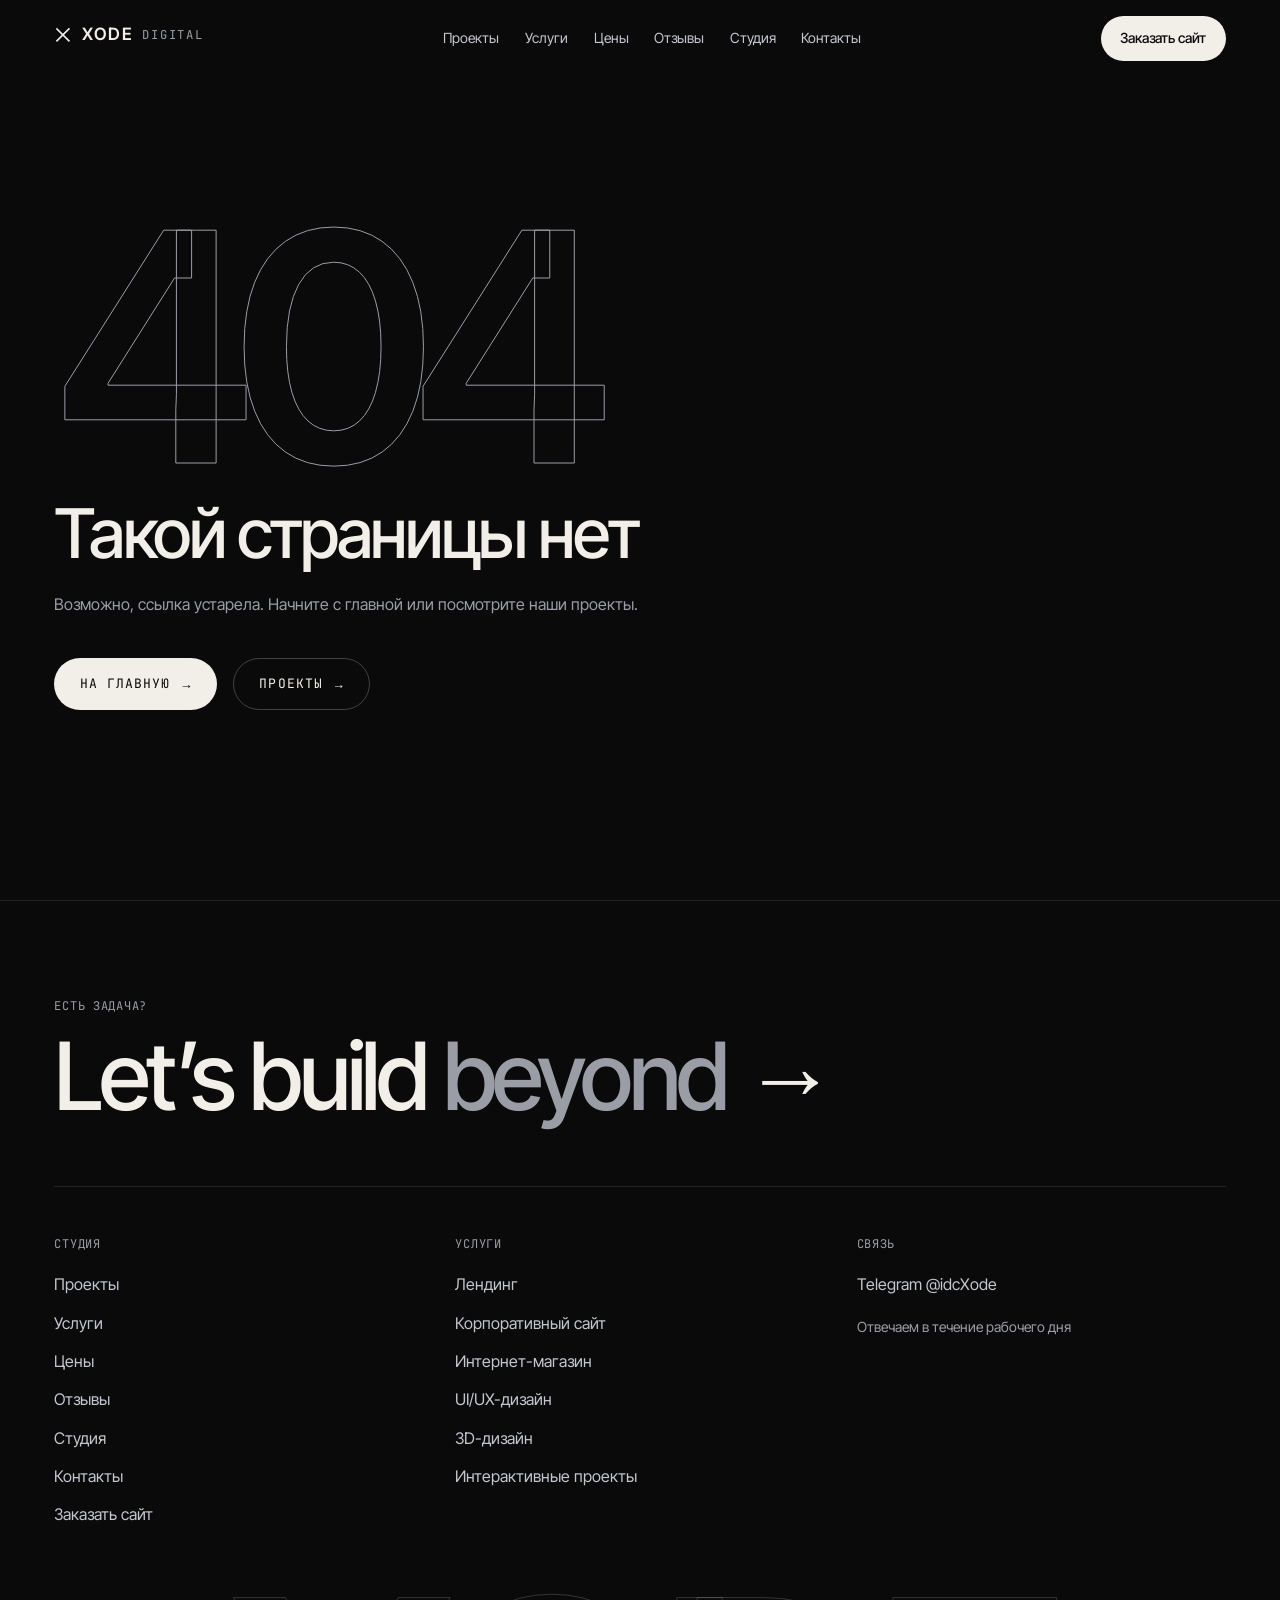
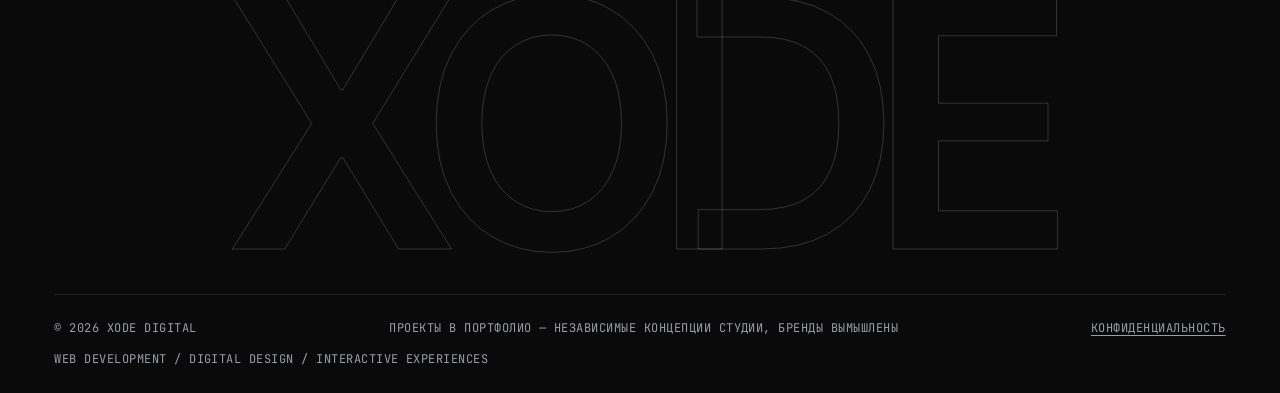
<file: САЙТ ДЛЯ GITHUB/index.html>
<!doctype html>
<html lang="ru">
  <head>
    <meta http-equiv="Content-Security-Policy" content="default-src &#39;self&#39;; script-src &#39;self&#39;; style-src &#39;self&#39; &#39;unsafe-inline&#39;; img-src &#39;self&#39; data:; font-src &#39;self&#39; data:; connect-src &#39;self&#39;; object-src &#39;none&#39;; base-uri &#39;self&#39;; form-action &#39;self&#39;">

    <meta charset="UTF-8" />
    <meta name="viewport" content="width=device-width, initial-scale=1.0, viewport-fit=cover" />
    <meta name="theme-color" content="#0A0A0B" />
    <meta
      name="description"
      content="XODE DIGITAL — веб-студия: разработка сайтов, digital-дизайн и интерактивные проекты с кинематографичной анимацией."
    />
    <meta property="og:type" content="website" />
    <meta property="og:site_name" content="XODE DIGITAL" />
    <meta property="og:title" content="XODE DIGITAL — Digital experiences, built beyond expectations" />
    <meta
      property="og:description"
      content="Сайты, интерфейсы и интерактивные проекты премиального уровня."
    />
    <link rel="icon" type="image/svg+xml" href="./favicon.svg" />
    <title>XODE DIGITAL</title>
    <script type="module" crossorigin src="./assets/index-FZhd8Trk.js"></script>
    <link rel="stylesheet" crossorigin href="./assets/index-USxlET9E.css">
    <meta name="referrer" content="strict-origin-when-cross-origin">
  </head>
  <body>
    <div id="root"></div>
  </body>
</html>
</file>
<file: САЙТ ДЛЯ GITHUB/assets/index-USxlET9E.css>
@font-face{font-family:Inter Tight Variable;font-style:normal;font-display:swap;font-weight:100 900;src:url(./inter-tight-cyrillic-ext-wght-normal-okcGN4Nq.woff2)format("woff2-variations");unicode-range:U+460-52F,U+1C80-1C8A,U+20B4,U+2DE0-2DFF,U+A640-A69F,U+FE2E-FE2F}@font-face{font-family:Inter Tight Variable;font-style:normal;font-display:swap;font-weight:100 900;src:url(./inter-tight-cyrillic-wght-normal-BS41q_Tv.woff2)format("woff2-variations");unicode-range:U+301,U+400-45F,U+490-491,U+4B0-4B1,U+2116}@font-face{font-family:Inter Tight Variable;font-style:normal;font-display:swap;font-weight:100 900;src:url(./inter-tight-greek-ext-wght-normal-DQgQPNk4.woff2)format("woff2-variations");unicode-range:U+1F??}@font-face{font-family:Inter Tight Variable;font-style:normal;font-display:swap;font-weight:100 900;src:url(./inter-tight-greek-wght-normal-sS1B39LI.woff2)format("woff2-variations");unicode-range:U+370-377,U+37A-37F,U+384-38A,U+38C,U+38E-3A1,U+3A3-3FF}@font-face{font-family:Inter Tight Variable;font-style:normal;font-display:swap;font-weight:100 900;src:url(./inter-tight-vietnamese-wght-normal-TKKdAiBA.woff2)format("woff2-variations");unicode-range:U+102-103,U+110-111,U+128-129,U+168-169,U+1A0-1A1,U+1AF-1B0,U+300-301,U+303-304,U+308-309,U+323,U+329,U+1EA0-1EF9,U+20AB}@font-face{font-family:Inter Tight Variable;font-style:normal;font-display:swap;font-weight:100 900;src:url(./inter-tight-latin-ext-wght-normal-B4u9PlvR.woff2)format("woff2-variations");unicode-range:U+100-2BA,U+2BD-2C5,U+2C7-2CC,U+2CE-2D7,U+2DD-2FF,U+304,U+308,U+329,U+1D00-1DBF,U+1E00-1E9F,U+1EF2-1EFF,U+2020,U+20A0-20AB,U+20AD-20C0,U+2113,U+2C60-2C7F,U+A720-A7FF}@font-face{font-family:Inter Tight Variable;font-style:normal;font-display:swap;font-weight:100 900;src:url(./inter-tight-latin-wght-normal-DX-nOvPD.woff2)format("woff2-variations");unicode-range:U+??,U+131,U+152-153,U+2BB-2BC,U+2C6,U+2DA,U+2DC,U+304,U+308,U+329,U+2000-206F,U+20AC,U+2122,U+2191,U+2193,U+2212,U+2215,U+FEFF,U+FFFD}@font-face{font-family:JetBrains Mono;font-style:normal;font-display:swap;font-weight:400;src:url([data-uri])format("woff2"),url([data-uri])format("woff");unicode-range:U+460-52F,U+1C80-1C8A,U+20B4,U+2DE0-2DFF,U+A640-A69F,U+FE2E-FE2F}@font-face{font-family:JetBrains Mono;font-style:normal;font-display:swap;font-weight:400;src:url(./jetbrains-mono-cyrillic-400-normal-BEIGL1Tu.woff2)format("woff2"),url(./jetbrains-mono-cyrillic-400-normal-ugxPyKxw.woff)format("woff");unicode-range:U+301,U+400-45F,U+490-491,U+4B0-4B1,U+2116}@font-face{font-family:JetBrains Mono;font-style:normal;font-display:swap;font-weight:400;src:url(./jetbrains-mono-greek-400-normal-C190GLew.woff2)format("woff2"),url(./jetbrains-mono-greek-400-normal-B9oWc5Lo.woff)format("woff");unicode-range:U+370-377,U+37A-37F,U+384-38A,U+38C,U+38E-3A1,U+3A3-3FF}@font-face{font-family:JetBrains Mono;font-style:normal;font-display:swap;font-weight:400;src:url([data-uri])format("woff2"),url(./jetbrains-mono-vietnamese-400-normal-CqNFfHCs.woff)format("woff");unicode-range:U+102-103,U+110-111,U+128-129,U+168-169,U+1A0-1A1,U+1AF-1B0,U+300-301,U+303-304,U+308-309,U+323,U+329,U+1EA0-1EF9,U+20AB}@font-face{font-family:JetBrains Mono;font-style:normal;font-display:swap;font-weight:400;src:url(./jetbrains-mono-latin-ext-400-normal-Bc8Ftmh3.woff2)format("woff2"),url(./jetbrains-mono-latin-ext-400-normal-fXTG6kC5.woff)format("woff");unicode-range:U+100-2BA,U+2BD-2C5,U+2C7-2CC,U+2CE-2D7,U+2DD-2FF,U+304,U+308,U+329,U+1D00-1DBF,U+1E00-1E9F,U+1EF2-1EFF,U+2020,U+20A0-20AB,U+20AD-20C0,U+2113,U+2C60-2C7F,U+A720-A7FF}@font-face{font-family:JetBrains Mono;font-style:normal;font-display:swap;font-weight:400;src:url(./jetbrains-mono-latin-400-normal-V6pRDFza.woff2)format("woff2"),url(./jetbrains-mono-latin-400-normal-6-qcROiO.woff)format("woff");unicode-range:U+??,U+131,U+152-153,U+2BB-2BC,U+2C6,U+2DA,U+2DC,U+304,U+308,U+329,U+2000-206F,U+20AC,U+2122,U+2191,U+2193,U+2212,U+2215,U+FEFF,U+FFFD}html.lenis,html.lenis body{height:auto}.lenis:not(.lenis-autoToggle).lenis-stopped{overflow:clip}.lenis [data-lenis-prevent],.lenis [data-lenis-prevent-wheel],.lenis [data-lenis-prevent-touch],.lenis [data-lenis-prevent-vertical],.lenis [data-lenis-prevent-horizontal]{overscroll-behavior:contain}.lenis.lenis-smooth iframe{pointer-events:none}.lenis.lenis-autoToggle{transition-behavior:allow-discrete;transition-property:overflow;transition-duration:1ms}:root{--c-black:#0a0a0b;--c-graphite-900:#111113;--c-graphite-800:#18181b;--c-graphite-700:#222226;--c-graphite-600:#2e2e33;--c-ivory:#f2efe8;--c-ivory-200:#e7e3da;--c-silver:#c3c6cd;--c-silver-500:#9a9da5;--c-silver-700:#5d6068;--c-signal:#d9ff5b;--bg:var(--c-black);--bg-elevated:var(--c-graphite-800);--fg:var(--c-ivory);--fg-muted:var(--c-silver-500);--accent:var(--c-silver);--line:#f2efe81a;--line-strong:#f2efe83d;--font-sans:"Inter Tight Variable", "Inter Tight", "Helvetica Neue", Arial, sans-serif;--font-mono:"JetBrains Mono", ui-monospace, "SFMono-Regular", Consolas, monospace;--fs-mega:clamp(3.25rem, 1.2rem + 9.6vw, 13rem);--fs-display:clamp(2.75rem, 1.4rem + 5.6vw, 7.5rem);--fs-h1:clamp(2.25rem, 1.4rem + 3.6vw, 5rem);--fs-h2:clamp(1.875rem, 1.3rem + 2.4vw, 3.5rem);--fs-h3:clamp(1.375rem, 1.15rem + .9vw, 2rem);--fs-lead:clamp(1.0625rem, 1rem + .35vw, 1.3125rem);--fs-body:1rem;--fs-small:.875rem;--fs-label:.75rem;--space-1:.25rem;--space-2:.5rem;--space-3:.75rem;--space-4:1rem;--space-5:1.5rem;--space-6:2rem;--space-7:3rem;--space-8:4rem;--space-9:6rem;--space-10:8rem;--section-y:clamp(5rem, 3rem + 8vw, 12rem);--page-x:clamp(1rem, .2rem + 4vw, 4.5rem);--gutter:clamp(1rem, .6rem + 1.4vw, 1.75rem);--container:1720px;--header-h:clamp(4rem, 3.5rem + 1.6vw, 5.25rem);--radius:4px;--radius-lg:14px;--pill:999px;--ease-out:cubic-bezier(.16, 1, .3, 1);--ease-in-out:cubic-bezier(.65, 0, .35, 1);--dur-fast:.25s;--dur-base:.55s;--dur-slow:1.1s;--z-header:50;--z-menu:60;--z-curtain:80;--z-intro:90}[data-surface=light]{--bg:var(--c-ivory);--bg-elevated:var(--c-ivory-200);--fg:var(--c-black);--fg-muted:var(--c-silver-700);--accent:var(--c-black);--line:#0a0a0b1f;--line-strong:#0a0a0b4d}[data-surface=graphite]{--bg:var(--c-graphite-900);--bg-elevated:var(--c-graphite-700)}*,:before,:after{box-sizing:border-box;margin:0;padding:0}html{background:var(--c-black);-webkit-text-size-adjust:100%;-moz-text-size-adjust:100%;text-size-adjust:100%}body{background:var(--bg);min-height:100svh;color:var(--fg);font-family:var(--font-sans);font-size:var(--fs-body);-webkit-font-smoothing:antialiased;-moz-osx-font-smoothing:grayscale;line-height:1.6;overflow-x:clip}img,svg,video,canvas{max-width:100%;display:block}input,button,textarea,select{font:inherit;color:inherit}button{cursor:pointer;background:0 0;border:0}a{color:inherit;text-decoration:none}ul,ol{list-style:none}h1,h2,h3,h4{letter-spacing:-.035em;overflow-wrap:break-word;-webkit-hyphens:auto;hyphens:auto;font-weight:500;line-height:1.02}::selection{background:var(--c-ivory);color:var(--c-black)}[data-surface]{background:var(--bg);color:var(--fg)}:focus-visible{outline:1px solid var(--fg);outline-offset:4px}.sr-only{clip-path:inset(50%);white-space:nowrap;width:1px;height:1px;position:absolute;overflow:hidden}.label{font-family:var(--font-mono);font-size:var(--fs-label);letter-spacing:.06em;text-transform:uppercase}.muted{color:var(--fg-muted)}.lead{font-size:var(--fs-lead);line-height:1.55}.skip-link{top:var(--space-3);left:var(--space-3);z-index:100;padding:var(--space-3) var(--space-4);background:var(--c-ivory);color:var(--c-black);position:fixed;transform:translateY(-200%)}.skip-link:focus-visible{transform:none}html.has-motion [data-reveal]{opacity:0}.split-line-mask{margin-block:-.14em -.08em;padding-block:.14em .08em}html.is-locked,html.is-locked body{overflow:hidden}@media (prefers-reduced-motion:reduce){*,:before,:after{scroll-behavior:auto!important;transition-duration:.01ms!important;animation-duration:.01ms!important;animation-iteration-count:1!important}}._intro_1ak8v_1{z-index:var(--z-intro);color:var(--c-ivory);place-items:center;display:grid;position:fixed;inset:0}._panel_1ak8v_10{background:var(--c-black);height:50.5%;position:absolute;left:0;right:0}._panel_1ak8v_10[data-panel=top]{top:0}._panel_1ak8v_10[data-panel=bottom]{bottom:0}._inner_1ak8v_26{gap:var(--space-4);width:min(30rem,80vw);display:grid;position:relative}._logo_1ak8v_33{letter-spacing:.02em;align-items:center;gap:.12em;font-size:clamp(4rem,2rem + 9vw,9rem);font-weight:600;line-height:.9;display:flex}._mark_1ak8v_43{fill:none;stroke:currentColor;stroke-width:3.2px;stroke-linecap:square;width:.78em;height:.78em}._word_1ak8v_52{display:flex}._mask_1ak8v_56{padding-bottom:.04em;display:inline-block;overflow:hidden}._mask_1ak8v_56>span{display:inline-block}._line_1ak8v_66{transform-origin:0;background:#f2efe84d;height:1px;display:block}._meta_1ak8v_73{font-family:var(--font-mono);font-size:var(--fs-label);letter-spacing:.1em;text-transform:uppercase;color:var(--c-silver-500);justify-content:space-between;display:flex}._logo_n1khe_1{align-items:center;gap:.55em;line-height:1;display:inline-flex}._mark_n1khe_8{fill:none;stroke:currentColor;stroke-width:2.2px;stroke-linecap:square;width:1.05em;height:1.05em}._word_n1khe_17{letter-spacing:.08em;font-weight:600}._sub_n1khe_22{font-family:var(--font-mono);letter-spacing:.14em;text-transform:uppercase;color:var(--fg-muted);font-size:.72em}._header_y294q_1{z-index:var(--z-header);height:var(--header-h);color:var(--c-ivory);transition:transform var(--dur-base) var(--ease-out), background-color var(--dur-base) var(--ease-out);position:fixed;inset:0 0 auto}._header_y294q_1:before{content:"";-webkit-backdrop-filter:blur(16px)saturate(1.2);backdrop-filter:blur(16px)saturate(1.2);border-bottom:1px solid var(--line);opacity:0;transition:opacity var(--dur-base) var(--ease-out);background:#0a0a0bb8;position:absolute;inset:0}._header_y294q_1[data-scrolled]:before{opacity:1}._header_y294q_1[data-menu]:before{opacity:0}._header_y294q_1[data-hidden]{transform:translateY(-100%)}._inner_y294q_35{justify-content:space-between;align-items:center;gap:var(--space-5);height:100%;max-width:var(--container);padding-inline:var(--page-x);margin-inline:auto;display:flex;position:relative}._brand_y294q_47{font-size:1.0625rem}._nav_y294q_51{display:none}._nav_y294q_51 ul{gap:clamp(1rem,2vw,2.25rem);display:flex}._link_y294q_60{font-size:var(--fs-small);color:var(--c-silver);transition:color var(--dur-fast);position:relative}._link_y294q_60:after{content:"";transform-origin:100%;height:1px;transition:transform var(--dur-base) var(--ease-out);background:currentColor;position:absolute;bottom:-6px;left:0;right:0;transform:scaleX(0)}._link_y294q_60:hover,._link_y294q_60.active{color:var(--c-ivory)}._link_y294q_60:hover:after,._link_y294q_60.active:after{transform-origin:0;transform:scaleX(1)}._actions_y294q_91{align-items:center;gap:var(--space-4);display:flex}._cta_y294q_97{border-radius:var(--pill);background:var(--c-ivory);color:var(--c-black);font-size:var(--fs-small);transition:background-color var(--dur-fast), transform var(--dur-fast);padding:.7rem 1.2rem;font-weight:500;display:none}._cta_y294q_97:hover{background:var(--c-signal)}._burger_y294q_114{align-items:center;gap:var(--space-3);min-height:44px;font-family:var(--font-mono);font-size:var(--fs-label);letter-spacing:.08em;text-transform:uppercase;display:inline-flex}._lines_y294q_125{gap:6px;width:22px;display:grid}._lines_y294q_125 i{height:1.5px;transition:transform var(--dur-base) var(--ease-out);background:currentColor;display:block}._burger_y294q_114[aria-expanded=true] ._lines_y294q_125 i:first-child{transform:translateY(3.75px)rotate(45deg)}._burger_y294q_114[aria-expanded=true] ._lines_y294q_125 i:last-child{transform:translateY(-3.75px)rotate(-45deg)}@media (width>=640px){._cta_y294q_97{display:inline-flex}}@media (width>=1100px){._nav_y294q_51{display:block}._burger_y294q_114{display:none}}._menu_1x4tw_1{z-index:calc(var(--z-header) - 1);justify-content:space-between;gap:var(--space-7);padding:calc(var(--header-h) + var(--space-6)) var(--page-x) var(--space-6);background:var(--c-graphite-900);color:var(--c-ivory);flex-direction:column;display:flex;position:fixed;inset:0;overflow-y:auto}._item_1x4tw_15{border-bottom:1px solid #f2efe81a}._mask_1x4tw_19{display:block}._item_1x4tw_15{overflow:hidden}._link_1x4tw_27{align-items:baseline;gap:var(--space-4);letter-spacing:-.035em;transition:color var(--dur-fast);padding-block:.6rem;font-size:clamp(2rem,1.2rem + 5vw,4rem);font-weight:500;line-height:1.05;display:flex}._link_1x4tw_27[aria-current=page],._link_1x4tw_27:hover{color:var(--c-signal)}._num_1x4tw_44{font-family:var(--font-mono);font-size:var(--fs-label);letter-spacing:.06em;color:var(--c-silver-500)}._foot_1x4tw_51{gap:var(--space-4);display:grid}._order_1x4tw_56{border-radius:var(--pill);background:var(--c-ivory);color:var(--c-black);justify-self:start;padding:.9rem 1.4rem;font-weight:500}._socials_1x4tw_65{gap:var(--space-5);flex-wrap:wrap;display:flex}._socials_1x4tw_65 a{padding-block:var(--space-2);display:inline-block}._footer_1c77s_1{background:var(--c-black);color:var(--c-ivory);border-top:1px solid var(--line);position:relative;overflow:hidden}._inner_1c77s_9{max-width:var(--container);padding:var(--space-9) var(--page-x) var(--space-5);gap:var(--space-8);margin-inline:auto;display:grid}._cta_1c77s_17{gap:var(--space-4);display:grid}._big_1c77s_22{font-size:var(--fs-display);letter-spacing:-.045em;transition:color var(--dur-base) var(--ease-out);justify-self:start;font-weight:500;line-height:.95}._big_1c77s_22 em{color:var(--c-silver-500);transition:color var(--dur-base) var(--ease-out);font-style:normal}._big_1c77s_22 span{transition:transform var(--dur-base) var(--ease-out);display:inline-block}._big_1c77s_22:hover em{color:var(--c-signal)}._big_1c77s_22:hover span{transform:translate(.15em)}._cols_1c77s_50{gap:var(--space-6);padding-top:var(--space-7);border-top:1px solid var(--line);grid-template-columns:repeat(auto-fit,minmax(12rem,1fr));display:grid}._col_1c77s_50{align-content:start;gap:var(--space-4);display:grid}._col_1c77s_50 ul{gap:var(--space-2);display:grid}._col_1c77s_50 a{color:var(--c-silver);transition:color var(--dur-fast);padding-block:.15rem;display:inline-block}._col_1c77s_50 a:hover{color:var(--c-ivory)}._note_1c77s_80{font-size:var(--fs-small)}._wordmark_1c77s_84{letter-spacing:-.06em;text-align:center;color:#0000;-webkit-text-stroke:1px #f2efe82e;-webkit-user-select:none;user-select:none;margin-bottom:calc(-1 * var(--space-5));font-size:clamp(6rem,27vw,30rem);font-weight:600;line-height:.75}._bottom_1c77s_96{justify-content:space-between;gap:var(--space-3) var(--space-6);padding-top:var(--space-5);border-top:1px solid var(--line);font-family:var(--font-mono);font-size:var(--fs-label);letter-spacing:.04em;text-transform:uppercase;color:var(--c-silver-500);flex-wrap:wrap;display:flex}._legal_1c77s_110{text-underline-offset:3px;text-decoration:underline}._legal_1c77s_110:hover{color:var(--c-ivory)}._page_1kuyl_1{min-height:100svh;position:relative}._content_1kuyl_6{outline:none;min-height:100svh;display:block}._curtain_1kuyl_12{z-index:var(--z-curtain);background:var(--c-graphite-900);pointer-events:none;will-change:transform;place-items:center;display:grid;position:fixed;inset:0}._mark_1kuyl_23{fill:none;width:2.75rem;height:2.75rem;stroke:var(--c-ivory);stroke-width:2px}._page_1mbut_1{align-content:center;justify-items:start;gap:var(--space-5);min-height:100svh;max-width:var(--container);padding:calc(var(--header-h) + var(--space-7)) var(--page-x) var(--space-9);margin-inline:auto;display:grid}._code_1mbut_12{letter-spacing:-.07em;color:#0000;-webkit-text-stroke:1px var(--c-silver-500);font-size:clamp(6rem,25vw,22rem);font-weight:600;line-height:.8}._title_1mbut_21{font-size:var(--fs-h1)}._actions_1mbut_25{gap:var(--space-4);margin-top:var(--space-4);flex-wrap:wrap;display:flex}._link_1mbut_32{border-bottom:1px solid var(--line-strong);min-height:44px;padding-block:.6rem}._link_1mbut_32:hover{border-color:var(--fg)}
</file>
